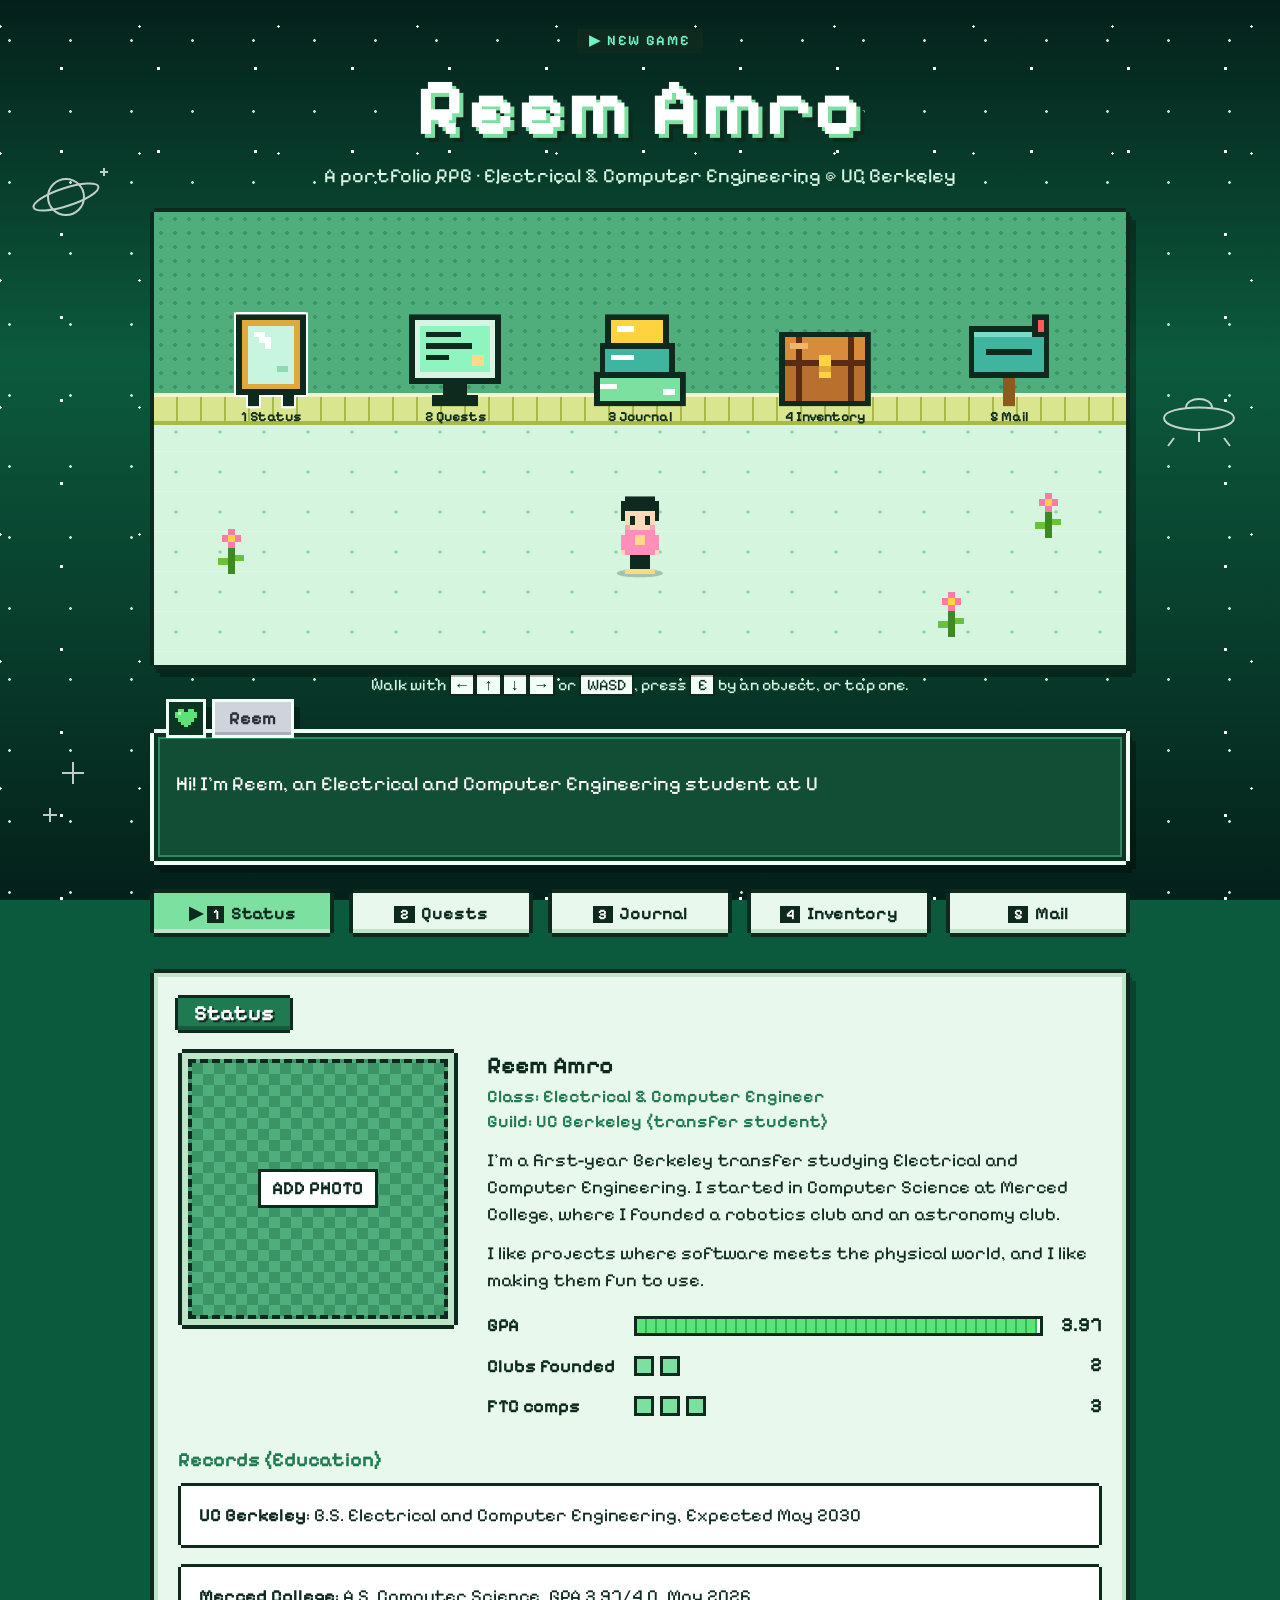
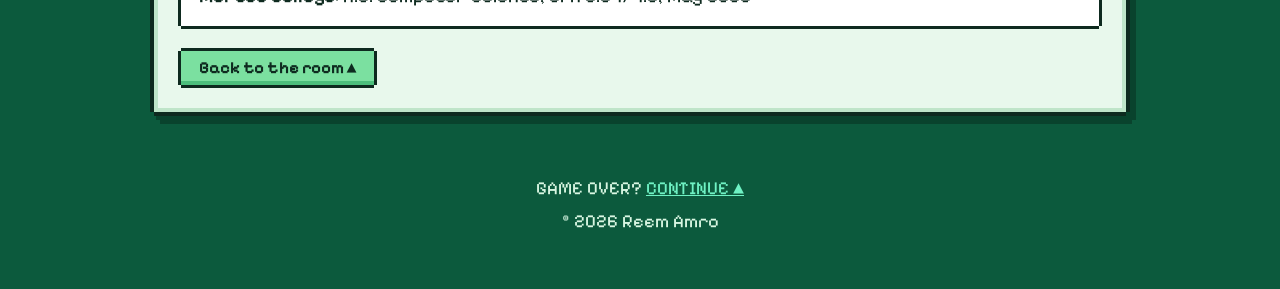
<file: index.html>
<!DOCTYPE html>
<html lang="en">
<head>
  <meta charset="UTF-8">
  <meta name="viewport" content="width=device-width, initial-scale=1.0">
  <title>Reem Amro | Portfolio</title>
  <meta name="description" content="Reem Amro, Electrical and Computer Engineering student at UC Berkeley. Projects, leadership, and skills, as a tiny pixel RPG.">
  <link rel="preconnect" href="https://fonts.googleapis.com">
  <link rel="preconnect" href="https://fonts.gstatic.com" crossorigin>
  <link href="https://fonts.googleapis.com/css2?family=Pixelify+Sans:wght@400;600;700&display=swap" rel="stylesheet">
  <script>document.documentElement.classList.add('js');</script>
  <style>
:root {
  --bd: #0e2a1f;
  --space1: #04201a;
  --space2: #0c5a3d;
  --lav: #e8f8ec;
  --lav2: #bfe5c9;
  --acc: #7be0a0;
  --acc-dk: #4cbf7c;
  --floor: #d6f5df;
  --floor-dot: #8fd8a8;
  --wall: #4fae7c;
  --wall-dk: #3b9466;
  --gold: #d9e68f;
  --gold-dk: #a9b84a;
  --trim-lt: #f0f7c6;
  --navy: #124d36;
  --navy-dk: #0b3624;
  --navy-line: #2f8a62;
  --white: #f2fff6;
  --cyan: #6ff2c4;
  --green: #5be37a;
  --plate: #1f7a52;
  --plate-dk: #165c3e;
  --link: #1f7a52;
  --soft: #d9f7e3;
  --font: "Pixelify Sans", "Trebuchet MS", "Courier New", monospace;
}

* { box-sizing: border-box; }
html { scroll-behavior: smooth; }

body {
  margin: 0;
  min-height: 100vh;
  font-family: var(--font);
  font-size: 1.15rem;
  line-height: 1.45;
  color: var(--bd);
  background-color: var(--space2);
  background-image:
    radial-gradient(#fff 1.5px, transparent 2px),
    radial-gradient(#b8f0cf 1px, transparent 1.5px),
    radial-gradient(#fff 1px, transparent 1.5px),
    linear-gradient(180deg, var(--space1), var(--space2) 40%, var(--space1));
  background-size: 97px 83px, 61px 71px, 139px 127px, 100% 100%;
  background-position: 13px 27px, 40px 5px, 70px 90px, 0 0;
  background-attachment: fixed;
}

.wrap { width: min(980px, calc(100% - 2.5rem)); margin: 0 auto; }

.skip { position: absolute; left: -999px; top: 0; background: var(--white); color: var(--bd); padding: .5rem 1rem; z-index: 200; }
.skip:focus { left: 8px; top: 8px; }

a { color: var(--link); }
:focus-visible { outline: 3px dashed var(--cyan); outline-offset: 3px; }

h1, h2, h3 { font-weight: 700; margin: 0; }
img, svg { image-rendering: pixelated; }

.sr-only { position: absolute; width: 1px; height: 1px; overflow: hidden; clip: rect(0 0 0 0); white-space: nowrap; }

/* stepped (notched-corner) pixel border */
.px {
  margin: 4px;
  box-shadow: 0 -4px 0 0 var(--bd), 0 4px 0 0 var(--bd), -4px 0 0 0 var(--bd), 4px 0 0 0 var(--bd);
}

/* doodles in the sky */
.doodles { position: fixed; inset: 0; z-index: 0; pointer-events: none; }
.doodles svg { position: absolute; fill: none; stroke: #fff; stroke-width: 2; opacity: .75; }
.doodles .d1 { left: 2vw; top: 18vh; width: 90px; }
.doodles .d2 { right: 2vw; top: 42vh; width: 110px; }
.doodles .d3 { left: 3vw; bottom: 8vh; width: 70px; }
@media (max-width: 1150px) { .doodles { display: none; } }

.wrap, .footer { position: relative; z-index: 1; }

/* ---------- title ---------- */
.title { text-align: center; padding: 2.4rem 0 1.4rem; color: #fff; }
.kicker { display: inline-block; background: var(--bd); color: var(--cyan); padding: .1rem .8rem; margin-bottom: .9rem; font-weight: 600; letter-spacing: .12em; text-transform: uppercase; font-size: .9rem; }
h1 { font-size: clamp(2.6rem, 10vw, 5rem); line-height: 1; letter-spacing: .03em; text-shadow: 4px 4px 0 var(--acc), 8px 8px 0 var(--bd); }
.sub { margin: 1.3rem 0 0; font-size: 1.25rem; color: var(--soft); }

/* ---------- room scene ---------- */
.stage { filter: drop-shadow(6px 8px 0 rgba(0,0,0,.28)); }
.scene {
  position: relative;
  aspect-ratio: 16 / 9;
  overflow: hidden;
  background: var(--floor);
  background-image:
    radial-gradient(var(--floor-dot) 1.5px, transparent 2px),
    linear-gradient(0deg, rgba(255,255,255,.35) 1px, transparent 1px);
  background-size: 44px 40px, 100% 40px;
  cursor: crosshair;
  user-select: none;
}
.wall { position: absolute; left: 0; right: 0; top: 0; height: 40%; background: var(--wall); background-image: radial-gradient(var(--wall-dk) 1.6px, transparent 2px); background-size: 14px 14px; }
.trim { position: absolute; left: 0; right: 0; top: 40%; height: 7%; background: var(--gold); background-image: repeating-linear-gradient(90deg, transparent 0 22px, var(--gold-dk) 22px 24px); border-top: 4px solid var(--trim-lt); border-bottom: 4px solid var(--gold-dk); }
.floor-deco { position: absolute; width: 4%; min-width: 22px; pointer-events: none; }
.floor-deco svg { display: block; width: 100%; height: auto; }

/* props on the wall shelf */
.prop {
  position: absolute; top: 47%; width: 9.5%; min-width: 34px;
  transform: translate(-50%, -100%);
  padding: 0; border: 0; background: none; cursor: pointer; font-family: var(--font); color: var(--bd);
  z-index: 3;
}
.prop svg { display: block; width: 100%; height: auto; transition: transform .1s; }
.prop:hover svg, .prop:focus-visible svg, .prop.near svg { transform: translateY(-4px); }
.prop:hover svg, .prop:focus-visible svg, .prop.near svg, .prop.active svg {
  filter: drop-shadow(2px 0 0 #fff) drop-shadow(-2px 0 0 #fff) drop-shadow(0 2px 0 #fff) drop-shadow(0 -2px 0 #fff);
}
.plabel { display: block; font-size: clamp(9px, 1.5vw, 14px); font-weight: 700; line-height: 1.1; padding-top: 3px; text-align: center; white-space: nowrap; }

/* player */
.player {
  position: absolute; z-index: 4; width: 6%; min-width: 26px;
  left: 50%; top: 80%;
  transform: translate(-50%, -100%);
  transition: left var(--d, .2s) linear, top var(--d, .2s) linear;
  pointer-events: none;
}
.player .spr { display: block; width: 100%; height: auto; }
.player.left .spr { transform: scaleX(-1); }
.player::after { content: ""; position: absolute; left: 10%; right: 10%; bottom: -4%; height: 10%; background: rgba(14,42,31,.25); border-radius: 50%; z-index: -1; }
.player.walking .spr { animation: bob .28s steps(2) infinite; }
@keyframes bob { 50% { transform: translateY(-4%); } }
.player.left.walking .spr { animation-name: bobL; }
@keyframes bobL { 0%,100% { transform: scaleX(-1); } 50% { transform: scaleX(-1) translateY(-4%); } }
.prompt { display: none; position: absolute; top: 0; left: 108%; background: #06150e; color: #fff; border: 2px solid #fff; padding: 0 .45rem; font-size: .85rem; font-weight: 700; line-height: 1.3; }
.player.near .prompt { display: block; }

.hint { margin: .7rem 0 0; text-align: center; color: var(--soft); font-size: 1rem; }
.hint kbd { font-family: var(--font); background: var(--white); color: var(--bd); padding: 0 .4rem; border: 2px solid var(--bd); }

/* ---------- dialogue box ---------- */
.dialogue {
  position: relative; display: block; width: calc(100% - 8px); margin: 2.6rem 4px 0;
  text-align: left; font-family: var(--font); font-size: 1.25rem; line-height: 1.5; color: #fff;
  background: var(--navy);
  padding: 1.4rem 3rem 1.4rem 1.4rem; min-height: 8rem;
  border: 0; cursor: pointer;
  box-shadow: 0 -4px 0 0 var(--white), 0 4px 0 0 var(--white), -4px 0 0 0 var(--white), 4px 0 0 0 var(--white), inset 0 0 0 4px var(--navy-dk), inset 0 0 0 6px var(--navy-line);
  filter: drop-shadow(6px 8px 0 rgba(0,0,0,.28));
}
.nameplate { position: absolute; left: 12px; top: -34px; display: flex; align-items: stretch; gap: 6px; }
.nameplate .heart { background: var(--navy-dk); border: 3px solid var(--white); padding: 4px 6px; display: grid; place-items: center; }
.nameplate .heart svg { width: 22px; height: auto; display: block; }
.nameplate .nm { background: #cfd3dc; color: #2b2f3a; font-weight: 700; font-size: 1.15rem; padding: 0 .9rem; border: 3px solid var(--white); line-height: 1.8; box-shadow: inset 0 -3px 0 #a9aebb; }
.dlg-text { display: block; min-height: 3.4rem; }
.dlg-next { position: absolute; right: 14px; bottom: 12px; width: 26px; height: 26px; border: 2px solid var(--white); background: var(--navy-dk); color: #fff; display: none; place-items: center; font-size: .85rem; font-weight: 700; animation: blink 1s steps(2) infinite; }
.dlg-next.on { display: grid; }
@keyframes blink { 50% { opacity: .25; } }

/* ---------- command menu ---------- */
.menu { margin: 1.8rem 0 0; display: grid; grid-template-columns: repeat(5, 1fr); gap: .9rem; }
.cmd {
  font-family: var(--font); font-weight: 700; font-size: 1.1rem; color: var(--bd);
  background: var(--lav); border: 0; padding: .6rem .5rem; cursor: pointer; text-align: center;
  margin: 4px;
  box-shadow: 0 -4px 0 0 var(--bd), 0 4px 0 0 var(--bd), -4px 0 0 0 var(--bd), 4px 0 0 0 var(--bd), inset 0 -4px 0 var(--lav2);
}
.cmd kbd { font-family: var(--font); background: var(--bd); color: #fff; padding: 0 .35rem; margin-right: .4rem; font-size: .9rem; }
.cmd:hover { background: #fff; }
.cmd[aria-current="true"] { background: var(--acc); }
.cmd[aria-current="true"]::before { content: "\25B6\00a0"; }

/* ---------- screens (windows) ---------- */
.screens { margin-top: 2.2rem; scroll-margin-top: 1rem; }
.win {
  position: relative; background: var(--lav); padding: 1.6rem 1.5rem 1.5rem; margin: 4px 4px 2.5rem;
  box-shadow: 0 -4px 0 0 var(--bd), 0 4px 0 0 var(--bd), -4px 0 0 0 var(--bd), 4px 0 0 0 var(--bd), inset 0 0 0 4px var(--lav2);
  filter: drop-shadow(6px 8px 0 rgba(0,0,0,.25));
}
.js .screen { display: none; }
.js .screen.active { display: block; animation: pop .25s steps(4) both; }
@keyframes pop { from { opacity: 0; transform: translateY(8px); } to { opacity: 1; transform: none; } }

.plate {
  display: inline-block; font-size: 1.35rem; color: #fff; background: var(--plate); padding: 0 1rem; margin: 0 0 1.2rem;
  box-shadow: 0 -3px 0 0 var(--bd), 0 3px 0 0 var(--bd), -3px 0 0 0 var(--bd), 3px 0 0 0 var(--bd), inset 0 -4px 0 var(--plate-dk);
  text-shadow: 2px 2px 0 var(--bd);
}
h3 { font-size: 1.25rem; margin: 0 0 .5rem; color: var(--plate); }
.win p { margin: 0 0 .8rem; }
.win p:last-child { margin-bottom: 0; }

.card { background: #fff; padding: 1rem 1.1rem; margin: 3px; box-shadow: 0 -3px 0 0 var(--bd), 0 3px 0 0 var(--bd), -3px 0 0 0 var(--bd), 3px 0 0 0 var(--bd); }

.status-grid { display: grid; grid-template-columns: minmax(0, 1fr) minmax(0, 2.2fr); gap: 1.8rem; align-items: start; margin-bottom: 1.6rem; }
.portrait { background: var(--lav2); padding: 6px; }
.portrait-box {
  aspect-ratio: 1; display: grid; place-items: center; text-align: center; padding: .8rem; font-weight: 700;
  background: repeating-conic-gradient(var(--wall) 0 25%, var(--wall-dk) 0 50%) 0 0 / 22px 22px;
  border: 4px dashed var(--bd);
}
.portrait-box span { background: #fff; border: 3px solid var(--bd); padding: .2rem .7rem; }
.portrait img { display: block; width: 100%; height: auto; }
.who { font-size: 1.1rem; color: var(--plate); font-weight: 600; }
.who b { font-size: 1.5rem; color: var(--bd); }

.meters { list-style: none; padding: 0; margin: 1.1rem 0 0; display: grid; gap: .7rem; }
.meters li { display: grid; grid-template-columns: 8.5rem 1fr 3rem; gap: .7rem; align-items: center; }
.mlabel { font-weight: 700; }
.meters b { text-align: right; font-size: 1.25rem; }
.bar { height: 20px; background: #fff; border: 3px solid var(--bd); }
.bar i { display: block; height: 100%; background: repeating-linear-gradient(90deg, var(--green) 0 8px, #34b855 8px 10px); }
.pips { display: flex; gap: 6px; }
.pips span { width: 20px; height: 20px; background: var(--acc); border: 3px solid var(--bd); }

.cards { display: grid; grid-template-columns: repeat(3, minmax(0, 1fr)); gap: 1.3rem; }
.quest { display: flex; flex-direction: column; }
.quest .btn { align-self: flex-start; margin-top: auto; }
.quest p:nth-last-of-type(1) { margin-bottom: 1rem; }
.tag { display: inline-block; font-weight: 700; font-size: .85rem; letter-spacing: .06em; text-transform: uppercase; background: var(--cyan); color: var(--bd); padding: 0 .55rem; margin-bottom: .6rem; border: 2px solid var(--bd); }
.tag.date { background: var(--gold); }

.timeline { display: grid; gap: 1.3rem; }
.timeline ul { list-style: none; margin: 0; padding: 0; }
.timeline li { position: relative; padding-left: 1.5rem; margin-bottom: .5rem; }
.timeline li::before { content: ""; position: absolute; left: 0; top: .5em; width: 10px; height: 10px; background: var(--acc); border: 2px solid var(--bd); }

.chips { list-style: none; padding: 0; margin: 0; display: flex; flex-wrap: wrap; gap: .5rem; }
.chips li { background: var(--lav2); border: 3px solid var(--bd); padding: .1rem .7rem; font-weight: 600; box-shadow: inset 2px 2px 0 rgba(14,42,31,.2); }

.links { list-style: none; padding: 0; margin: .7rem 0 0; display: grid; gap: .5rem; font-weight: 600; font-size: 1.2rem; }
.links a { word-break: break-word; }
.edu-list { display: grid; gap: 1rem; }

.btn {
  display: inline-block; text-decoration: none; font-family: var(--font); font-weight: 700; font-size: 1.05rem; color: var(--bd);
  background: var(--acc); padding: .45rem 1.1rem; margin: 3px; border: 0; cursor: pointer;
  box-shadow: 0 -3px 0 0 var(--bd), 0 3px 0 0 var(--bd), -3px 0 0 0 var(--bd), 3px 0 0 0 var(--bd), inset 0 -4px 0 var(--acc-dk);
}
.btn:hover { background: #98edb6; transform: translateY(-2px); }
.btn:active { transform: translateY(2px); }
.btn.alt { background: var(--cyan); box-shadow: 0 -3px 0 0 var(--bd), 0 3px 0 0 var(--bd), -3px 0 0 0 var(--bd), 3px 0 0 0 var(--bd), inset 0 -4px 0 #35c3dc; }
.back { margin-top: 1.4rem; }
html:not(.js) .back { display: none; }

html:not(.js) .stage, html:not(.js) .dialogue, html:not(.js) .menu, html:not(.js) .hint { display: none; }
html:not(.js) .screen { margin-bottom: 2.5rem; }

/* ---------- footer ---------- */
.footer { text-align: center; color: var(--soft); padding: 1rem 0 3rem; }
.footer p { margin: .4rem 0; }
.footer a { color: var(--cyan); }

@media (prefers-reduced-motion: reduce) {
  html { scroll-behavior: auto; }
  .player.walking .spr, .dlg-next, .js .screen.active { animation: none; }
  .player { transition: none; }
  .btn:hover { transform: none; }
}

@media (min-width: 900px) {
  .scene { aspect-ratio: 2.15 / 1; }
  .title { padding: 1.6rem 0 1.1rem; }
  .sub { margin-top: .9rem; }
  .hint { margin-top: .5rem; }
  .dialogue { margin-top: 2.3rem; }
}
@media (max-width: 800px) {
  .cards, .status-grid { grid-template-columns: 1fr; }
  .portrait { max-width: 220px; }
  .menu { grid-template-columns: repeat(3, 1fr); }
  .meters li { grid-template-columns: 6.5rem 1fr 2.6rem; }
}
@media (max-width: 520px) {
  body { font-size: 1.05rem; }
  .menu { grid-template-columns: repeat(2, 1fr); }
  .dialogue { font-size: 1.1rem; padding: 1.2rem 2.4rem 1.2rem 1rem; }
  .plabel { font-size: 0; }
  .plabel::before { content: attr(data-n); font-size: 12px; }
  .win { padding: 1.3rem 1rem; }
}
  </style>
</head>
<body>
  <!-- pixel sprites (original art) -->
  <svg width="0" height="0" style="position:absolute" aria-hidden="true" focusable="false">
    <defs>
      <symbol id="s-player" viewBox="0 0 12 16" shape-rendering="crispEdges">
        <rect x="3" y="0" width="6" height="2" fill="#0e2a1f"/>
        <rect x="2" y="1" width="8" height="4" fill="#0e2a1f"/>
        <rect x="3" y="3" width="6" height="4" fill="#ffd9b8"/>
        <rect x="3" y="2" width="6" height="1" fill="#0e2a1f"/>
        <rect x="4" y="4" width="1" height="2" fill="#0e2a1f"/><rect x="7" y="4" width="1" height="2" fill="#0e2a1f"/>
        <rect x="3" y="6" width="1" height="1" fill="#ff9fb8"/><rect x="8" y="6" width="1" height="1" fill="#ff9fb8"/>
        <rect x="3" y="7" width="6" height="5" fill="#ff8fb8"/>
        <rect x="2" y="8" width="1" height="3" fill="#ff8fb8"/><rect x="9" y="8" width="1" height="3" fill="#ff8fb8"/>
        <rect x="2" y="11" width="1" height="1" fill="#ffd9b8"/><rect x="9" y="11" width="1" height="1" fill="#ffd9b8"/>
        <rect x="5" y="8" width="2" height="2" fill="#ffd98a"/>
        <rect x="4" y="12" width="2" height="3" fill="#0e2a1f"/><rect x="6" y="12" width="2" height="3" fill="#0e2a1f"/>
        <rect x="3" y="15" width="3" height="1" fill="#ffd98a"/><rect x="6" y="15" width="3" height="1" fill="#ffd98a"/>
      </symbol>
      <symbol id="s-mirror" viewBox="0 0 16 16" shape-rendering="crispEdges">
        <rect x="2" y="0" width="12" height="14" fill="#0e2a1f"/>
        <rect x="3" y="1" width="10" height="12" fill="#e0a93a"/>
        <rect x="4" y="2" width="8" height="10" fill="#c8f5e0"/>
        <rect x="5" y="3" width="2" height="1" fill="#fff"/><rect x="6" y="4" width="2" height="1" fill="#fff"/><rect x="7" y="5" width="1" height="1" fill="#fff"/>
        <rect x="9" y="9" width="2" height="1" fill="#8fd9b4"/>
        <rect x="4" y="14" width="2" height="2" fill="#0e2a1f"/><rect x="10" y="14" width="2" height="2" fill="#0e2a1f"/>
      </symbol>
      <symbol id="s-monitor" viewBox="0 0 16 16" shape-rendering="crispEdges">
        <rect x="0" y="0" width="16" height="12" fill="#0e2a1f"/>
        <rect x="1" y="1" width="14" height="10" fill="#d8f5e3"/>
        <rect x="2" y="2" width="12" height="8" fill="#8ff5c0"/>
        <rect x="3" y="3" width="6" height="1" fill="#0e2a1f"/><rect x="3" y="5" width="8" height="1" fill="#0e2a1f"/><rect x="3" y="7" width="4" height="1" fill="#0e2a1f"/>
        <rect x="11" y="7" width="2" height="2" fill="#ffd98a"/>
        <rect x="6" y="12" width="4" height="2" fill="#0e2a1f"/><rect x="4" y="14" width="8" height="2" fill="#0e2a1f"/>
      </symbol>
      <symbol id="s-books" viewBox="0 0 16 16" shape-rendering="crispEdges">
        <rect x="0" y="10" width="16" height="6" fill="#0e2a1f"/>
        <rect x="1" y="11" width="14" height="4" fill="#7be0a0"/>
        <rect x="1" y="12" width="3" height="1" fill="#fff"/><rect x="12" y="13" width="2" height="1" fill="#fff"/>
        <rect x="1" y="5" width="13" height="6" fill="#0e2a1f"/>
        <rect x="2" y="6" width="11" height="4" fill="#3fb5a0"/>
        <rect x="3" y="7" width="4" height="1" fill="#fff"/>
        <rect x="2" y="0" width="11" height="6" fill="#0e2a1f"/>
        <rect x="3" y="1" width="9" height="4" fill="#ffd23f"/>
        <rect x="4" y="2" width="3" height="1" fill="#fff"/>
      </symbol>
      <symbol id="s-chest" viewBox="0 0 16 16" shape-rendering="crispEdges">
        <rect x="0" y="3" width="16" height="13" fill="#0e2a1f"/>
        <rect x="1" y="4" width="14" height="4" fill="#d98b3d"/>
        <rect x="1" y="9" width="14" height="6" fill="#b9702f"/>
        <rect x="1" y="8" width="14" height="1" fill="#5a2d10"/>
        <rect x="3" y="4" width="1" height="11" fill="#5a2d10"/><rect x="12" y="4" width="1" height="11" fill="#5a2d10"/>
        <rect x="7" y="7" width="2" height="4" fill="#ffd23f"/><rect x="7" y="9" width="2" height="1" fill="#e0a93a"/>
        <rect x="2" y="5" width="3" height="1" fill="#f0b46a"/>
      </symbol>
      <symbol id="s-mail" viewBox="0 0 16 16" shape-rendering="crispEdges">
        <rect x="7" y="10" width="2" height="6" fill="#8a5a1e"/>
        <rect x="1" y="2" width="14" height="9" fill="#0e2a1f"/>
        <rect x="2" y="3" width="12" height="7" fill="#3fb5a0"/>
        <rect x="4" y="6" width="8" height="1" fill="#0e2a1f"/>
        <rect x="2" y="3" width="12" height="1" fill="#7fd9c8"/>
        <rect x="12" y="0" width="3" height="4" fill="#0e2a1f"/><rect x="13" y="1" width="1" height="2" fill="#ff5a5a"/>
      </symbol>
      <symbol id="s-heart" viewBox="0 0 7 6" shape-rendering="crispEdges">
        <rect x="1" y="0" width="2" height="1" fill="#5be37a"/><rect x="4" y="0" width="2" height="1" fill="#5be37a"/>
        <rect x="0" y="1" width="7" height="2" fill="#5be37a"/>
        <rect x="1" y="3" width="5" height="1" fill="#5be37a"/>
        <rect x="2" y="4" width="3" height="1" fill="#5be37a"/>
        <rect x="3" y="5" width="1" height="1" fill="#5be37a"/>
        <rect x="1" y="1" width="1" height="1" fill="#b9ffc9"/>
      </symbol>
      <symbol id="s-flower" viewBox="0 0 12 14" shape-rendering="crispEdges">
        <rect x="5" y="6" width="2" height="8" fill="#3e8a22"/>
        <rect x="2" y="9" width="3" height="2" fill="#6cc13b"/><rect x="7" y="8" width="3" height="2" fill="#6cc13b"/>
        <rect x="5" y="0" width="2" height="2" fill="#ff7aa8"/><rect x="5" y="4" width="2" height="2" fill="#ff7aa8"/>
        <rect x="3" y="2" width="2" height="2" fill="#ff7aa8"/><rect x="7" y="2" width="2" height="2" fill="#ff7aa8"/>
        <rect x="5" y="2" width="2" height="2" fill="#ffd23f"/>
      </symbol>
    </defs>
  </svg>

  <div class="doodles" aria-hidden="true">
    <svg class="d1" viewBox="0 0 90 70"><circle cx="40" cy="35" r="18"/><ellipse cx="40" cy="35" rx="34" ry="9" transform="rotate(-18 40 35)"/><path d="M78 6v8M74 10h8"/></svg>
    <svg class="d2" viewBox="0 0 110 70"><path d="M20 40c0-14 70-14 70 0 0 8-20 12-35 12S20 48 20 40z"/><path d="M42 30c0-12 26-12 26 0"/><path d="M30 60l-6 8M55 54v10M80 60l6 8"/></svg>
    <svg class="d3" viewBox="0 0 70 70"><path d="M35 4v22M24 15h22M12 50v14M5 57h14"/></svg>
  </div>

  <a class="skip" href="#main">Skip to content</a>

  <header class="wrap title">
    <span class="kicker">&#9654; New game</span>
    <h1>Reem Amro</h1>
    <p class="sub">A portfolio RPG &middot; Electrical &amp; Computer Engineering @ UC Berkeley</p>
  </header>

  <main id="main" class="wrap">
    <div class="stage">
      <div class="scene px" id="scene" tabindex="0" role="group" aria-label="Pixel room. Use the arrow keys to walk, E to interact, or use the menu below.">
        <div class="wall"></div>
        <div class="trim"></div>

        <div class="floor-deco" style="left:6%;top:70%" aria-hidden="true"><svg viewBox="0 0 12 14"><use href="#s-flower"/></svg></div>
        <div class="floor-deco" style="left:90%;top:62%" aria-hidden="true"><svg viewBox="0 0 12 14"><use href="#s-flower"/></svg></div>
        <div class="floor-deco" style="left:80%;top:84%" aria-hidden="true"><svg viewBox="0 0 12 14"><use href="#s-flower"/></svg></div>

        <button class="prop" type="button" data-go="status" data-x="12" style="left:12%" aria-label="Status (press 1)">
          <svg viewBox="0 0 16 16"><use href="#s-mirror"/></svg><span class="plabel" data-n="1">1 Status</span>
        </button>
        <button class="prop" type="button" data-go="quests" data-x="31" style="left:31%" aria-label="Quests (press 2)">
          <svg viewBox="0 0 16 16"><use href="#s-monitor"/></svg><span class="plabel" data-n="2">2 Quests</span>
        </button>
        <button class="prop" type="button" data-go="journal" data-x="50" style="left:50%" aria-label="Journal (press 3)">
          <svg viewBox="0 0 16 16"><use href="#s-books"/></svg><span class="plabel" data-n="3">3 Journal</span>
        </button>
        <button class="prop" type="button" data-go="inventory" data-x="69" style="left:69%" aria-label="Inventory (press 4)">
          <svg viewBox="0 0 16 16"><use href="#s-chest"/></svg><span class="plabel" data-n="4">4 Inventory</span>
        </button>
        <button class="prop" type="button" data-go="mail" data-x="88" style="left:88%" aria-label="Mail (press 5)">
          <svg viewBox="0 0 16 16"><use href="#s-mail"/></svg><span class="plabel" data-n="5">5 Mail</span>
        </button>

        <div class="player" id="player" aria-hidden="true">
          <span class="prompt">E</span>
          <svg class="spr" viewBox="0 0 12 16"><use href="#s-player"/></svg>
        </div>
      </div>
    </div>
    <p class="hint">Walk with <kbd>&larr;</kbd><kbd>&uarr;</kbd><kbd>&darr;</kbd><kbd>&rarr;</kbd> or <kbd>WASD</kbd>, press <kbd>E</kbd> by an object, or tap one.</p>

    <button class="dialogue" id="dlg" type="button" aria-label="Dialogue. Activate to continue.">
      <span class="nameplate" aria-hidden="true">
        <span class="heart"><svg viewBox="0 0 7 6"><use href="#s-heart"/></svg></span>
        <span class="nm">Reem</span>
      </span>
      <span class="dlg-text" id="dlgText" aria-hidden="true"></span>
      <span class="dlg-next" id="dlgNext" aria-hidden="true">&#9660;</span>
    </button>
    <div class="sr-only" id="live" aria-live="polite"></div>

    <nav class="menu" aria-label="Game menu">
      <button class="cmd" type="button" data-go="status"><kbd>1</kbd>Status</button>
      <button class="cmd" type="button" data-go="quests"><kbd>2</kbd>Quests</button>
      <button class="cmd" type="button" data-go="journal"><kbd>3</kbd>Journal</button>
      <button class="cmd" type="button" data-go="inventory"><kbd>4</kbd>Inventory</button>
      <button class="cmd" type="button" data-go="mail"><kbd>5</kbd>Mail</button>
    </nav>

    <div class="screens" id="screens">

      <section class="screen win active" id="status" aria-labelledby="h-status">
        <h2 class="plate" id="h-status">Status</h2>
        <div class="status-grid">
          <div class="portrait px">
            <!-- Replace this block with: <img src="photo.jpg" alt="Reem Amro"> -->
            <div class="portrait-box" role="img" aria-label="Photo placeholder"><span>ADD PHOTO</span></div>
          </div>
          <div>
            <p class="who"><b>Reem Amro</b><br>Class: Electrical &amp; Computer Engineer<br>Guild: UC Berkeley (transfer student)</p>
            <p>I'm a first-year Berkeley transfer studying Electrical and Computer Engineering. I started in Computer Science at Merced College, where I founded a robotics club and an astronomy club.</p>
            <p>I like projects where software meets the physical world, and I like making them fun to use.</p>
            <ul class="meters" aria-label="Stats">
              <li><span class="mlabel">GPA</span><div class="bar" role="img" aria-label="GPA 3.97 out of 4.0"><i style="width:99.25%"></i></div><b>3.97</b></li>
              <li><span class="mlabel">Clubs founded</span><div class="pips" role="img" aria-label="2 clubs founded"><span></span><span></span></div><b>2</b></li>
              <li><span class="mlabel">FTC comps</span><div class="pips" role="img" aria-label="3 FIRST Tech Challenge competitions"><span></span><span></span><span></span></div><b>3</b></li>
            </ul>
          </div>
        </div>
        <h3>Records (Education)</h3>
        <div class="edu-list">
          <div class="card"><b>UC Berkeley</b>: B.S. Electrical and Computer Engineering, Expected May 2030</div>
          <div class="card"><b>Merced College</b>: A.S. Computer Science, GPA 3.97/4.0, May 2026</div>
        </div>
        <button class="btn small back" type="button" data-back>Back to the room &#9650;</button>
      </section>

      <section class="screen win" id="quests" aria-labelledby="h-quests">
        <h2 class="plate" id="h-quests">Quests (Projects)</h2>
        <div class="cards">
          <article class="card quest">
            <span class="tag">HTML / CSS / JS</span>
            <h3>Connecting Bears</h3>
            <p>An interactive Berkeley personality quiz with 6 scenarios, 16 branching follow-ups, and 5 result types. Navigation and scoring run from a single answer-history stack, so Back reverts both the screen and the score.</p>
            <p>Built as a single HTML file with no JavaScript libraries, using hand-built SVG art, canvas confetti, Web Audio sound effects, and a shareable result card.</p>
            <a class="btn small" href="https://github.com/reemamro08" target="_blank" rel="noopener">Play / View Code</a>
            <!-- TODO: replace the link above with the live quiz URL or the repo URL -->
          </article>
          <article class="card quest">
            <span class="tag">Arduino / C++</span>
            <h3>Digital Combination Lock</h3>
            <p>A keypad-activated door lock built on an Arduino Uno with a 4x4 keypad, I2C LCD, piezo buzzer, and servo motor.</p>
            <p>Passcode entry is masked on the LCD, the buzzer signals right or wrong codes, and one code locks and unlocks the servo between two positions.</p>
            <a class="btn small" href="https://github.com/reemamro08" target="_blank" rel="noopener">View Code</a>
            <!-- TODO: replace with the lock repo URL or Tinkercad link -->
          </article>
          <article class="card quest">
            <span class="tag">HTML / CSS / JS</span>
            <h3>This Portfolio</h3>
            <p>A responsive pixel-RPG portfolio hand-coded in HTML, CSS, and JavaScript, with SVG sprites, a walkable room, and a typewriter dialogue box, hosted on GitHub Pages.</p>
            <a class="btn small" href="https://github.com/reemamro08" target="_blank" rel="noopener">View Code</a>
          </article>
        </div>
        <button class="btn small back" type="button" data-back>Back to the room &#9650;</button>
      </section>

      <section class="screen win" id="journal" aria-labelledby="h-journal">
        <h2 class="plate" id="h-journal">Journal (Leadership)</h2>
        <div class="timeline">
          <article class="card">
            <span class="tag date">Aug 2025 &ndash; May 2026 &middot; Merced, CA</span>
            <h3>Robotics Club: Founder, President &amp; Team Captain</h3>
            <ul>
              <li>Founded the club and grew it to 13+ members, captaining an 8-member team through 3 FIRST Tech Challenge competitions.</li>
              <li>Built a competition robot with working autonomous and driver-controlled modes, programming in Java and designing components in CAD.</li>
              <li>Grew club visibility to 75k+ views and 2,500+ likes across 6+ posts, with weekly workshops of 10+ attendees.</li>
            </ul>
          </article>
          <article class="card">
            <span class="tag date">Aug 2025 &ndash; May 2026 &middot; Merced, CA</span>
            <h3>Astronomy Club: Founder, President &amp; Social Media Director</h3>
            <ul>
              <li>Revived a defunct club to 17+ weekly attendees, hosting 4+ events and reaching 8,500+ views across 6+ posts.</li>
            </ul>
          </article>
        </div>
        <button class="btn small back" type="button" data-back>Back to the room &#9650;</button>
      </section>

      <section class="screen win" id="inventory" aria-labelledby="h-inventory">
        <h2 class="plate" id="h-inventory">Inventory (Skills)</h2>
        <div class="cards">
          <div class="card">
            <h3>Languages</h3>
            <ul class="chips"><li>Python</li><li>C++</li><li>Java</li><li>JavaScript</li><li>HTML</li><li>CSS</li><li>Assembly</li></ul>
          </div>
          <div class="card">
            <h3>Tools</h3>
            <ul class="chips"><li>Arduino</li><li>Git</li><li>CAD</li><li>Tinkercad</li></ul>
          </div>
          <div class="card">
            <h3>Design</h3>
            <ul class="chips"><li>Photoshop</li><li>Maya</li><li>Canva</li><li>Procreate</li></ul>
          </div>
        </div>
        <button class="btn small back" type="button" data-back>Back to the room &#9650;</button>
      </section>

      <section class="screen win" id="mail" aria-labelledby="h-mail">
        <h2 class="plate" id="h-mail">Mail (Contact)</h2>
        <div class="card">
          <p>Want to team up? Send me a letter.</p>
          <ul class="links">
            <li><a href="mailto:reemamro676@gmail.com">reemamro676@gmail.com</a></li>
            <li><a href="https://linkedin.com/in/reemamro08" target="_blank" rel="noopener">linkedin.com/in/reemamro08</a></li>
            <li><a href="https://github.com/reemamro08" target="_blank" rel="noopener">github.com/reemamro08</a></li>
          </ul>
        </div>
        <button class="btn small back" type="button" data-back>Back to the room &#9650;</button>
      </section>

    </div>
  </main>

  <footer class="footer wrap">
    <p>GAME OVER? <a href="#main">CONTINUE &#9650;</a></p>
    <p>&copy; 2026 Reem Amro</p>
  </footer>

  <script>
(function () {
  var reduce = window.matchMedia && window.matchMedia('(prefers-reduced-motion: reduce)').matches;
  function $(s) { return document.querySelector(s); }
  function $$(s) { return Array.prototype.slice.call(document.querySelectorAll(s)); }

  var scene = $('#scene'), player = $('#player'), live = $('#live');
  var dlg = $('#dlg'), txt = $('#dlgText'), nxt = $('#dlgNext');
  var props = $$('.prop'), cmds = $$('.cmd'), screens = $$('.screen');
  var ORDER = ['status', 'quests', 'journal', 'inventory', 'mail'];

  var INTRO = [
    "Hi! I'm Reem, an Electrical and Computer Engineering student at UC Berkeley.",
    "I build things that blink, beep, and run in the browser.",
    "Walk around with the arrow keys, tap an object, or press 1 to 5 to jump to a screen."
  ];
  var LINES = {
    status:    ["This is my status screen. Transfer GPA 3.97, two clubs founded, three FIRST Tech Challenge competitions."],
    quests:    ["These are my quests so far.", "A personality quiz, a keypad door lock, and this very portfolio."],
    journal:   ["My journal. I founded a robotics club and an astronomy club at Merced College."],
    inventory: ["My inventory: programming languages, build tools, and design software."],
    mail:      ["Want to team up? Send me a letter!"]
  };

  /* ---------- dialogue (typewriter) ---------- */
  var queue = [], full = '', idx = 0, timer = null, typing = false;

  function finishTyping() {
    clearInterval(timer); typing = false;
    txt.textContent = full;
    nxt.classList.toggle('on', queue.length > 0);
  }
  function say(t) {
    clearInterval(timer);
    full = t; idx = 0; txt.textContent = ''; nxt.classList.remove('on');
    live.textContent = t;
    if (reduce) { finishTyping(); return; }
    typing = true;
    timer = setInterval(function () {
      idx++;
      txt.textContent = full.slice(0, idx);
      if (idx >= full.length) finishTyping();
    }, 22);
  }
  function setLines(arr) { queue = arr.slice(); say(queue.shift()); }
  function advance() {
    if (typing) { finishTyping(); return; }
    if (queue.length) say(queue.shift());
  }
  dlg.addEventListener('click', advance);

  /* ---------- screens ---------- */
  function openScreen(id, opts) {
    opts = opts || {};
    if (!LINES[id]) return;
    screens.forEach(function (s) { s.classList.toggle('active', s.id === id); });
    cmds.forEach(function (c) { c.setAttribute('aria-current', c.getAttribute('data-go') === id ? 'true' : 'false'); });
    props.forEach(function (p) { p.classList.toggle('active', p.getAttribute('data-go') === id); });
    setLines(opts.lines || LINES[id]);
    if (!opts.init) { try { history.replaceState(null, '', '#' + id); } catch (e) {} }
    if (opts.scroll) {
      $('#screens').scrollIntoView({ behavior: reduce ? 'auto' : 'smooth', block: 'start' });
    }
  }

  /* ---------- player movement ---------- */
  var pos = { x: 50, y: 80 }, nearId = null, walkTimer = null;
  function clamp(v, a, b) { return Math.max(a, Math.min(b, v)); }

  function checkNear() {
    nearId = null;
    props.forEach(function (p) {
      var px = parseFloat(p.getAttribute('data-x'));
      var near = pos.y <= 66 && Math.abs(pos.x - px) <= 8;
      p.classList.toggle('near', near);
      if (near) nearId = p.getAttribute('data-go');
    });
    player.classList.toggle('near', !!nearId);
  }
  function place(x, y, ms) {
    if (x < pos.x - 0.2) player.classList.add('left');
    else if (x > pos.x + 0.2) player.classList.remove('left');
    pos.x = clamp(x, 5, 95);
    pos.y = clamp(y, 54, 96);
    var d = reduce ? 0 : ms;
    player.style.setProperty('--d', d + 'ms');
    player.style.left = pos.x + '%';
    player.style.top = pos.y + '%';
    player.classList.add('walking');
    clearTimeout(walkTimer);
    walkTimer = setTimeout(function () { player.classList.remove('walking'); }, d + 60);
    checkNear();
  }
  function walkTo(x, y) {
    var dist = Math.sqrt(Math.pow(x - pos.x, 2) + Math.pow((y - pos.y) * 1.6, 2));
    var ms = clamp(dist * 18, 160, 1300);
    place(x, y, ms);
    return reduce ? 0 : ms;
  }
  function interact() { if (nearId) openScreen(nearId, { scroll: true }); }

  scene.addEventListener('keydown', function (e) {
    if (e.ctrlKey || e.metaKey || e.altKey) return;
    var k = e.key, handled = true;
    if (k === 'ArrowLeft' || k === 'a' || k === 'A') place(pos.x - 3.2, pos.y, 120);
    else if (k === 'ArrowRight' || k === 'd' || k === 'D') place(pos.x + 3.2, pos.y, 120);
    else if (k === 'ArrowUp' || k === 'w' || k === 'W') place(pos.x, pos.y - 4, 120);
    else if (k === 'ArrowDown' || k === 's' || k === 'S') place(pos.x, pos.y + 4, 120);
    else if ((k === 'e' || k === 'E' || k === 'Enter' || k === ' ') && e.target === scene) interact();
    else handled = false;
    if (handled) e.preventDefault();
  });

  props.forEach(function (p) {
    p.addEventListener('click', function (e) {
      e.stopPropagation();
      var id = p.getAttribute('data-go');
      var ms = walkTo(parseFloat(p.getAttribute('data-x')), 60);
      setTimeout(function () { openScreen(id, { scroll: true }); }, ms);
    });
  });
  scene.addEventListener('pointerdown', function (e) {
    if (e.target.closest && e.target.closest('.prop')) return;
    var r = scene.getBoundingClientRect();
    walkTo(((e.clientX - r.left) / r.width) * 100, ((e.clientY - r.top) / r.height) * 100);
  });

  /* ---------- menu + shortcuts ---------- */
  cmds.forEach(function (c) {
    c.addEventListener('click', function () { openScreen(c.getAttribute('data-go'), { scroll: true }); });
  });
  $$('[data-back]').forEach(function (b) {
    b.addEventListener('click', function () {
      scene.scrollIntoView({ behavior: reduce ? 'auto' : 'smooth', block: 'center' });
      scene.focus({ preventScroll: true });
    });
  });
  window.addEventListener('keydown', function (e) {
    if (e.ctrlKey || e.metaKey || e.altKey) return;
    var t = e.target;
    if (t && (t.tagName === 'INPUT' || t.tagName === 'TEXTAREA' || t.isContentEditable)) return;
    var n = parseInt(e.key, 10);
    if (n >= 1 && n <= ORDER.length) openScreen(ORDER[n - 1], { scroll: true });
  });

  /* ---------- start ---------- */
  var start = (location.hash || '').replace('#', '');
  if (LINES[start]) openScreen(start, { init: true });
  else openScreen('status', { lines: INTRO, init: true });
  checkNear();
})();
  </script>
</body>
</html>
</file>
